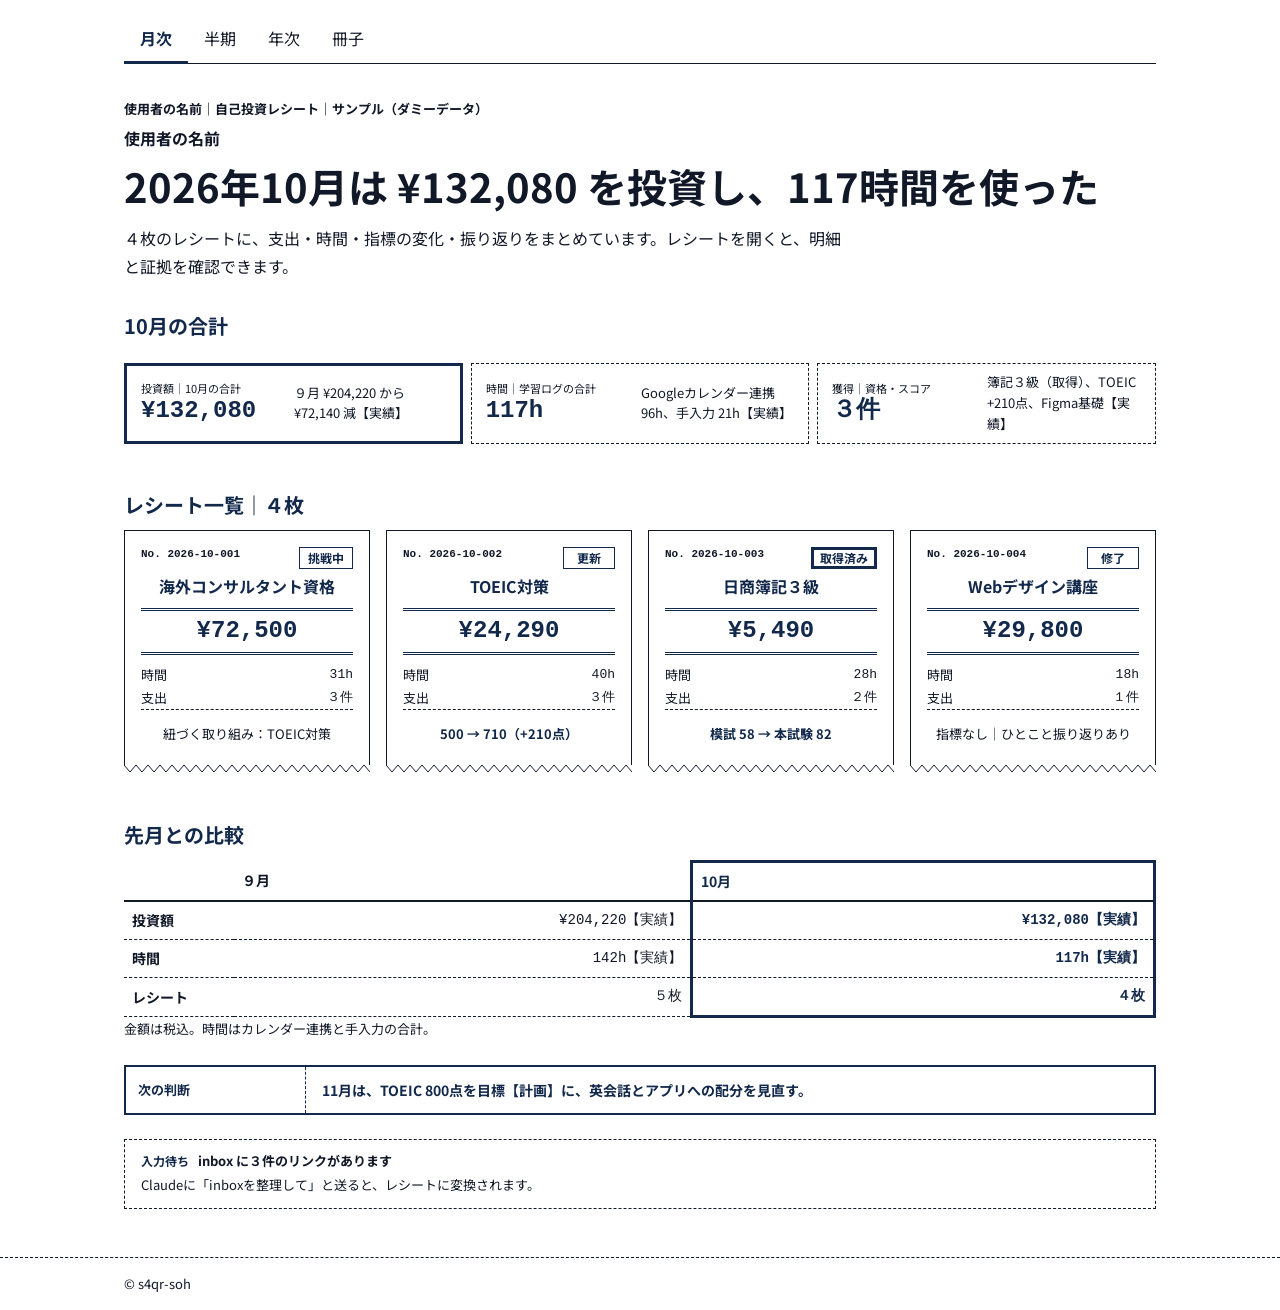
<file: site/index.html>
<!doctype html>
<html lang="ja">
<head>
<meta charset="utf-8">
<meta name="viewport" content="width=device-width, initial-scale=1">
<title>自己投資レシート｜2026年10月</title>
<link rel="preconnect" href="https://fonts.googleapis.com">
<link rel="preconnect" href="https://fonts.gstatic.com" crossorigin>
<link href="https://fonts.googleapis.com/css2?family=Noto+Sans+JP:wght@400;700&display=swap" rel="stylesheet">
<link rel="stylesheet" href="style.css">
</head>
<body data-user="使用者の名前">

<div class="container">
<nav class="period" aria-label="期間と画面の切り替え">
  <a href="index.html" aria-current="true">月次</a>
  <a href="book.html#summary">半期</a>
  <a href="book.html#summary">年次</a>
  <a href="book.html">冊子</a>
</nav>
</div>


<main class="container">

  <section class="hero">
    <p class="eyebrow"><span data-user-name>使用者の名前</span>｜自己投資レシート｜サンプル（ダミーデータ）</p>
    <p class="user-line" data-user-name>使用者の名前</p>
    <h1>2026年10月は ¥132,080 を投資し、117時間を使った</h1>
    <p>４枚のレシートに、支出・時間・指標の変化・振り返りをまとめています。レシートを開くと、明細と証拠を確認できます。</p>
  </section>

  <!-- B05 効果カード：主役は１枚だけ -->
  <section aria-labelledby="sum-h">
    <h2 id="sum-h" style="margin-top:0">10月の合計</h2>
    <div class="b05 b05--row">
      <div class="b05-card b05-card--lead">
        <div><small>投資額｜10月の合計</small><strong>¥132,080</strong></div>
        <p>９月 ¥204,220 から ¥72,140 減【実績】</p>
      </div>
      <div class="b05-card">
        <div><small>時間｜学習ログの合計</small><strong>117h</strong></div>
        <p>Googleカレンダー連携 96h、手入力 21h【実績】</p>
      </div>
      <div class="b05-card">
        <div><small>獲得｜資格・スコア</small><strong>３件</strong></div>
        <p>簿記３級（取得）、TOEIC +210点、Figma基礎【実績】</p>
      </div>
    </div>
  </section>

  <!-- レシート一覧 -->
  <section aria-labelledby="list-h">
    <h2 id="list-h">レシート一覧｜４枚</h2>
    <div class="receipt-grid">

      <a class="rcard" href="receipt.html">
        <div class="rcard-top"><span class="receipt-no">No. 2026-10-001</span><span class="stamp stamp--open">挑戦中</span></div>
        <h3>海外コンサルタント資格</h3>
        <p class="rcard-amount">¥72,500</p>
        <p class="rcard-row"><span>時間</span><span>31h</span></p>
        <p class="rcard-row"><span>支出</span><span>３件</span></p>
        <p class="rcard-foot">紐づく取り組み：TOEIC対策</p>
      </a>

      <a class="rcard" href="receipt.html">
        <div class="rcard-top"><span class="receipt-no">No. 2026-10-002</span><span class="stamp stamp--want">更新</span></div>
        <h3>TOEIC対策</h3>
        <p class="rcard-amount">¥24,290</p>
        <p class="rcard-row"><span>時間</span><span>40h</span></p>
        <p class="rcard-row"><span>支出</span><span>３件</span></p>
        <p class="rcard-foot"><span class="em">500 → 710（+210点）</span></p>
      </a>

      <a class="rcard" href="receipt.html">
        <div class="rcard-top"><span class="receipt-no">No. 2026-10-003</span><span class="stamp stamp--must">取得済み</span></div>
        <h3>日商簿記３級</h3>
        <p class="rcard-amount">¥5,490</p>
        <p class="rcard-row"><span>時間</span><span>28h</span></p>
        <p class="rcard-row"><span>支出</span><span>２件</span></p>
        <p class="rcard-foot"><span class="em">模試 58 → 本試験 82</span></p>
      </a>

      <a class="rcard" href="receipt.html">
        <div class="rcard-top"><span class="receipt-no">No. 2026-10-004</span><span class="stamp stamp--want">修了</span></div>
        <h3>Webデザイン講座</h3>
        <p class="rcard-amount">¥29,800</p>
        <p class="rcard-row"><span>時間</span><span>18h</span></p>
        <p class="rcard-row"><span>支出</span><span>１件</span></p>
        <p class="rcard-foot">指標なし｜ひとこと振り返りあり</p>
      </a>

    </div>
  </section>

  <!-- B06 比較表：強調列は１つ -->
  <section aria-labelledby="cmp-h">
    <h2 id="cmp-h">先月との比較</h2>
    <table class="b06">
      <thead>
        <tr><th></th><th>９月</th><th class="b06-em">10月</th></tr>
      </thead>
      <tbody>
        <tr><th scope="row">投資額</th><td class="num">¥204,220【実績】</td><td class="num b06-em">¥132,080【実績】</td></tr>
        <tr><th scope="row">時間</th><td class="num">142h【実績】</td><td class="num b06-em">117h【実績】</td></tr>
        <tr><th scope="row">レシート</th><td class="num">５枚</td><td class="num b06-em">４枚</td></tr>
      </tbody>
    </table>
    <p class="note">金額は税込。時間はカレンダー連携と手入力の合計。</p>
  </section>

  <!-- B04 主張帯：１ページに１つ -->
  <aside class="b04">
    <span class="b04-label">次の判断</span>
    <p class="b04-body">11月は、TOEIC 800点を目標【計画】に、英会話とアプリへの配分を見直す。</p>
  </aside>

  <aside class="b07 b07--light">
    <p class="b07-head"><small>入力待ち</small> inbox に３件のリンクがあります</p>
    <p>Claudeに「inboxを整理して」と送ると、レシートに変換されます。</p>
  </aside>

</main>

<footer class="site-footer">
  <div class="container">© s4qr-soh</div>
</footer>

<script>
/* 使用者の名前は <body data-user="…"> の１か所で変更する */
(function () {
  var n = document.body.getAttribute('data-user');
  if (!n) return;
  document.querySelectorAll('[data-user-name]').forEach(function (e) { e.textContent = n; });
})();
</script>

</body>
</html>
</file>
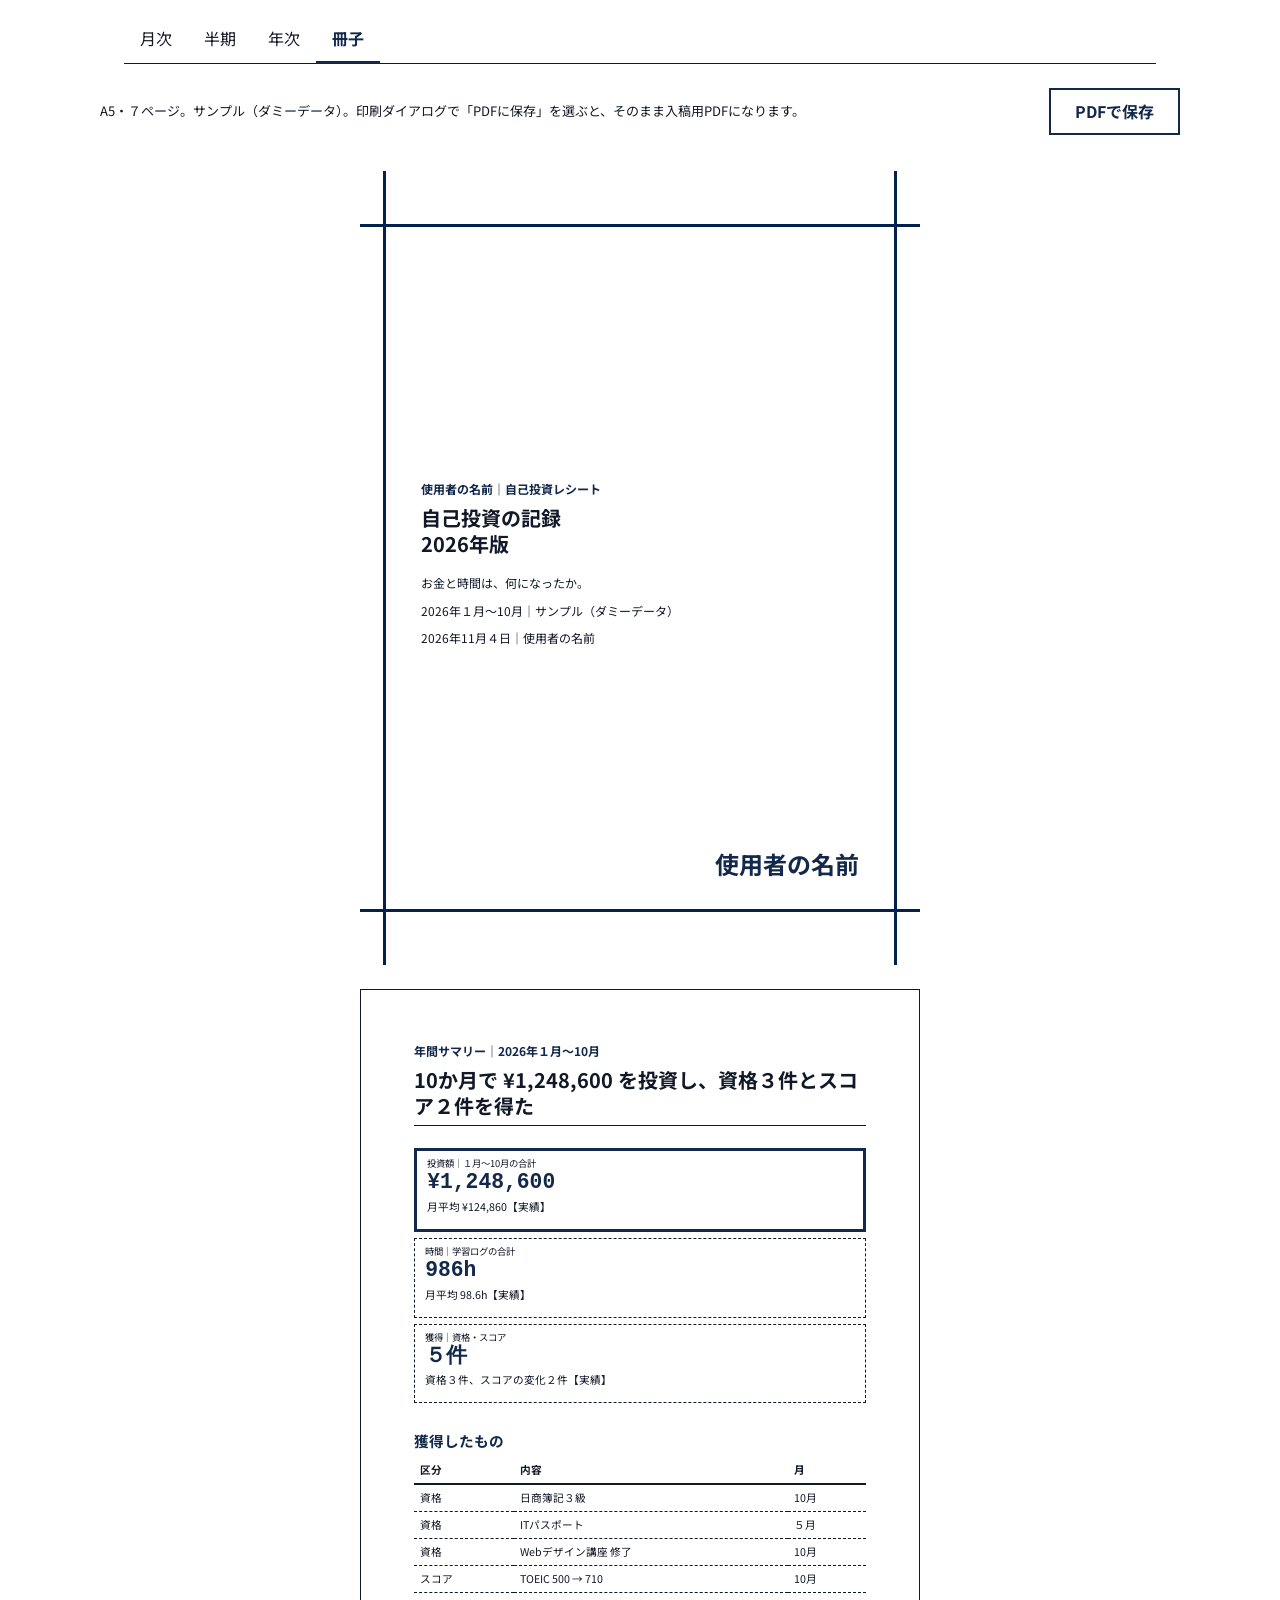
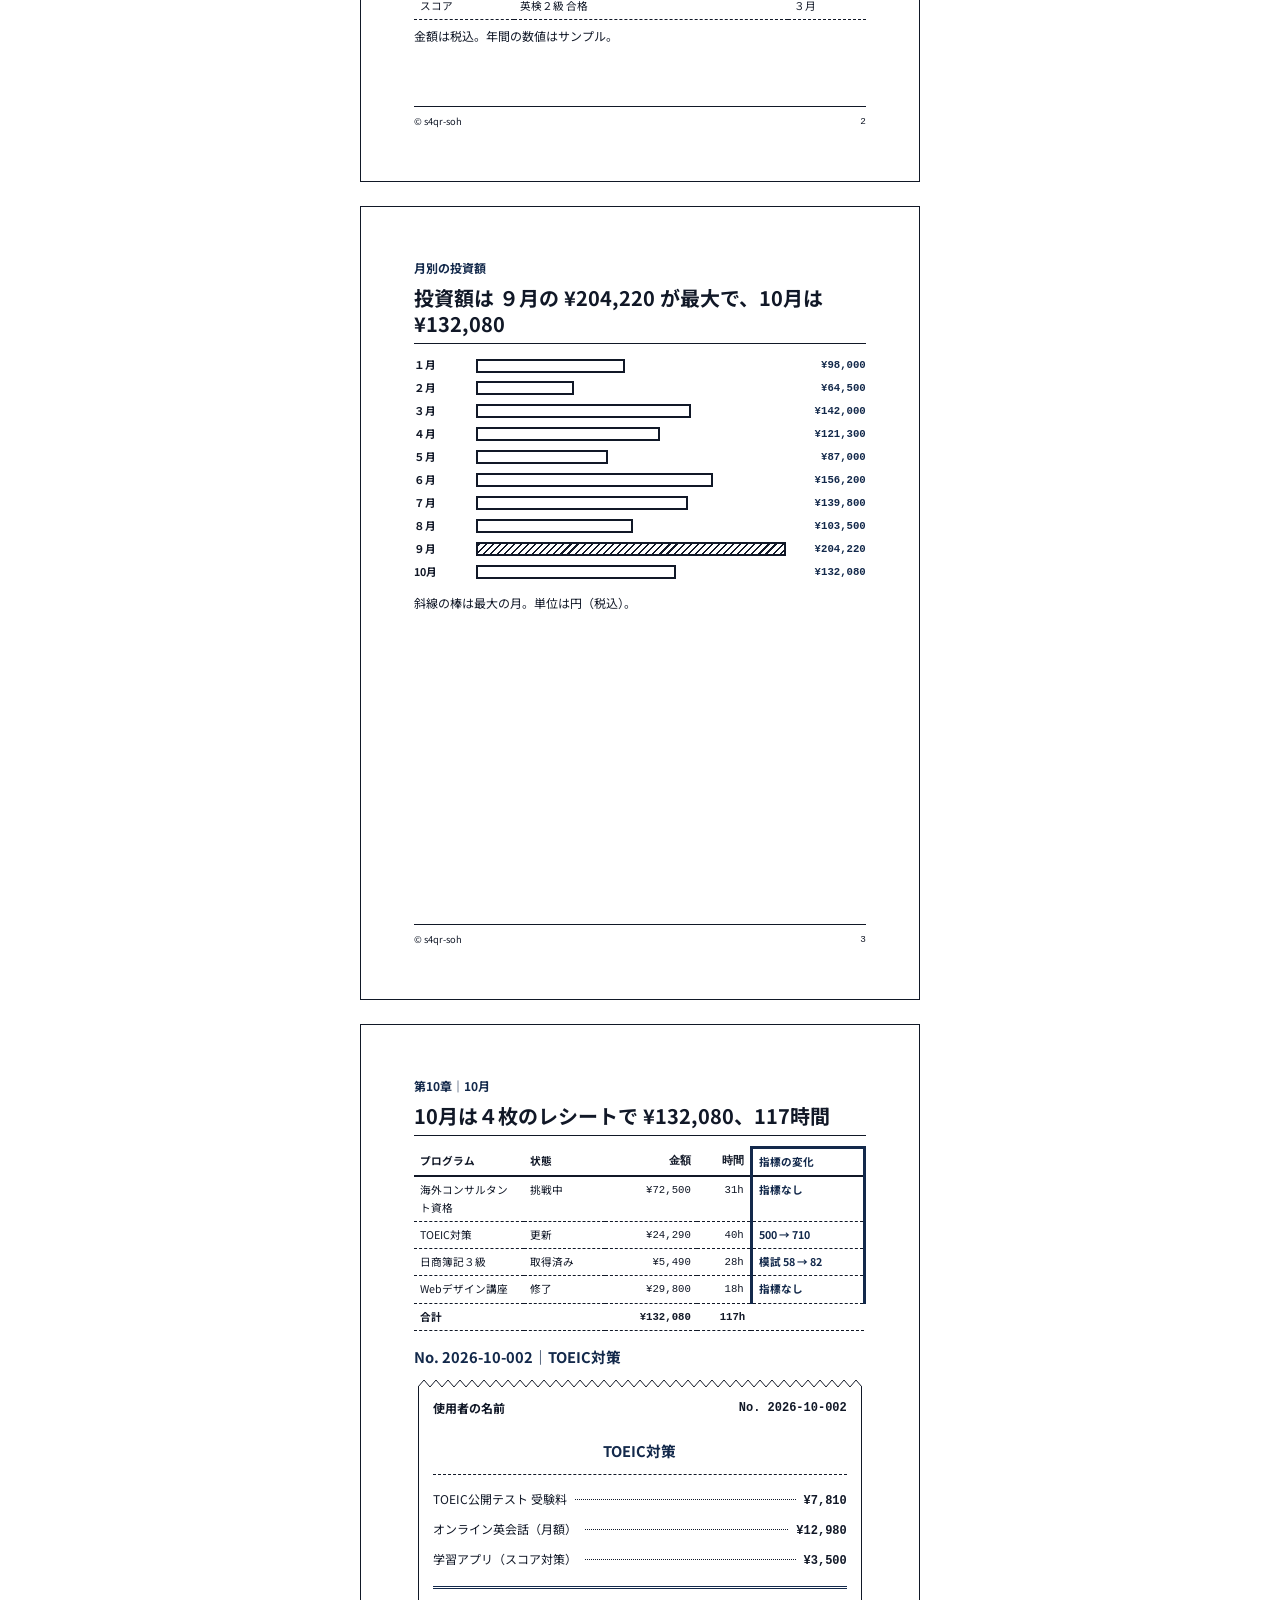
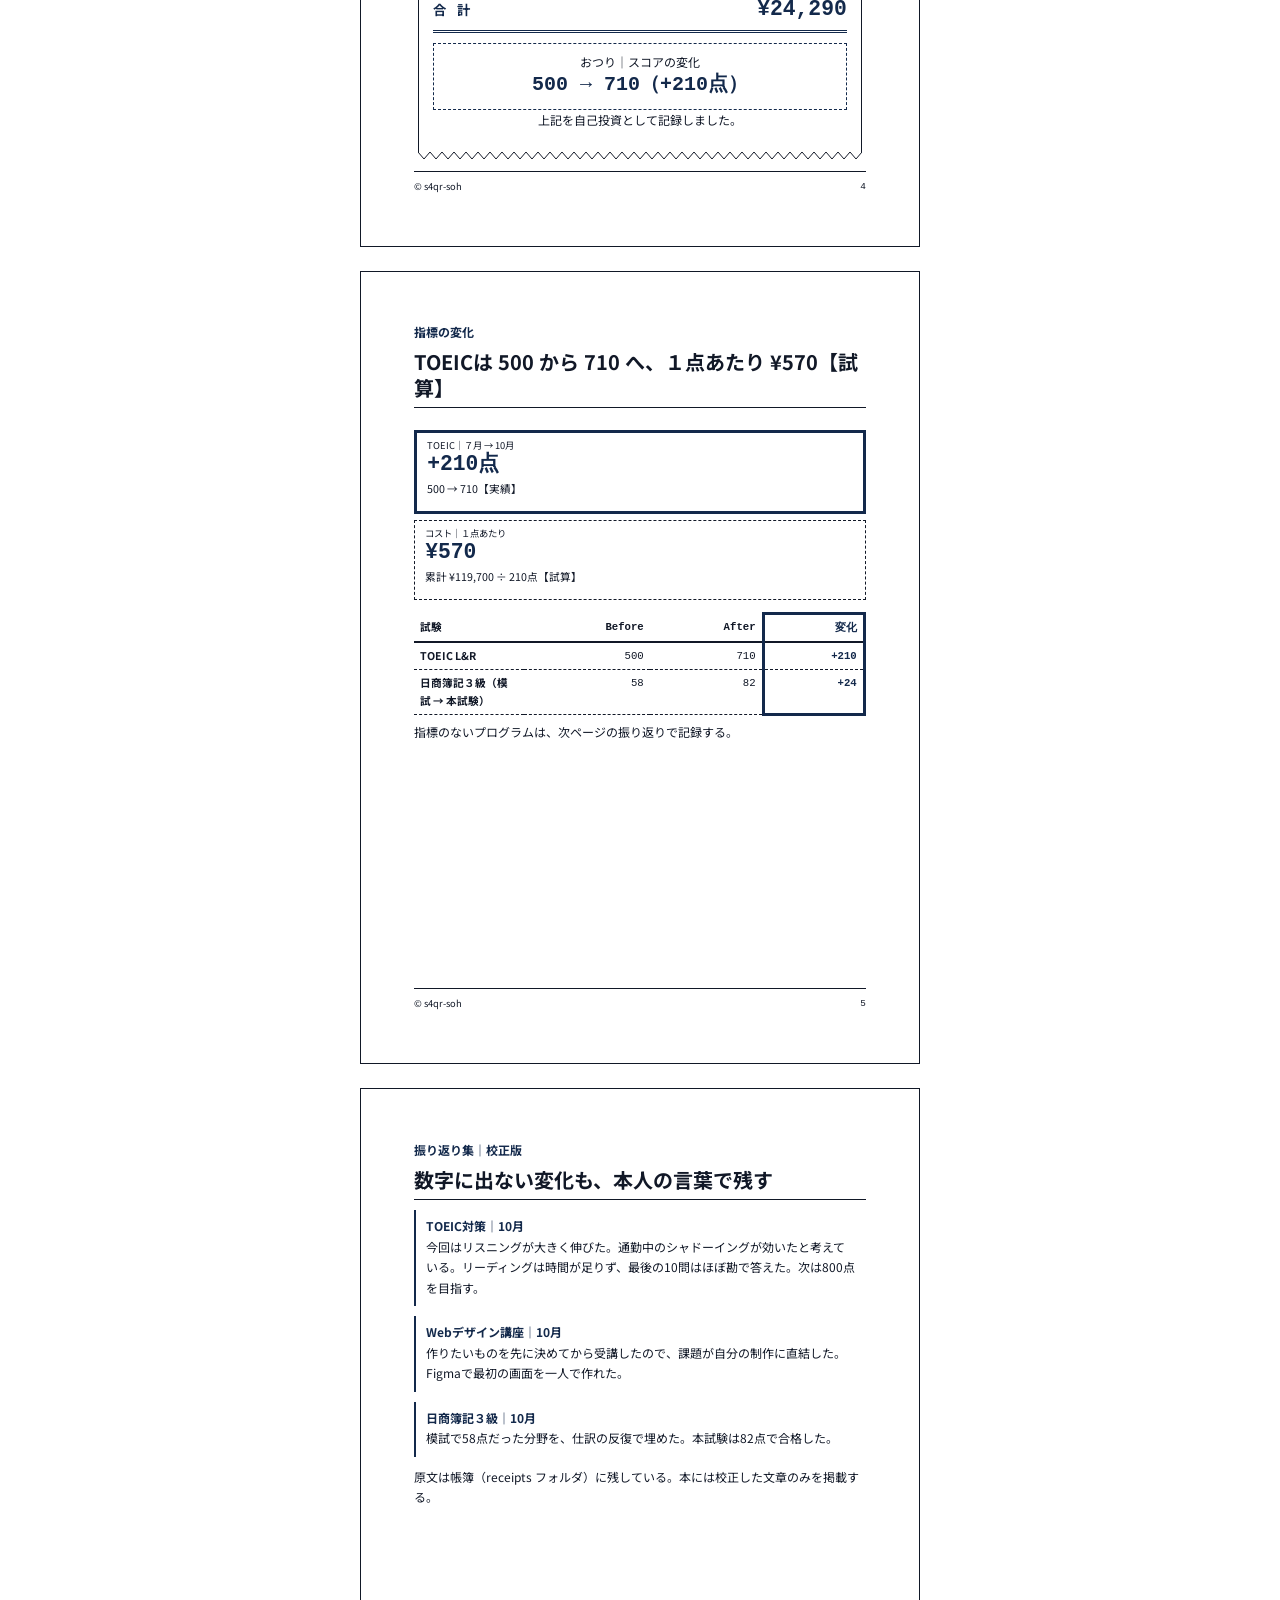
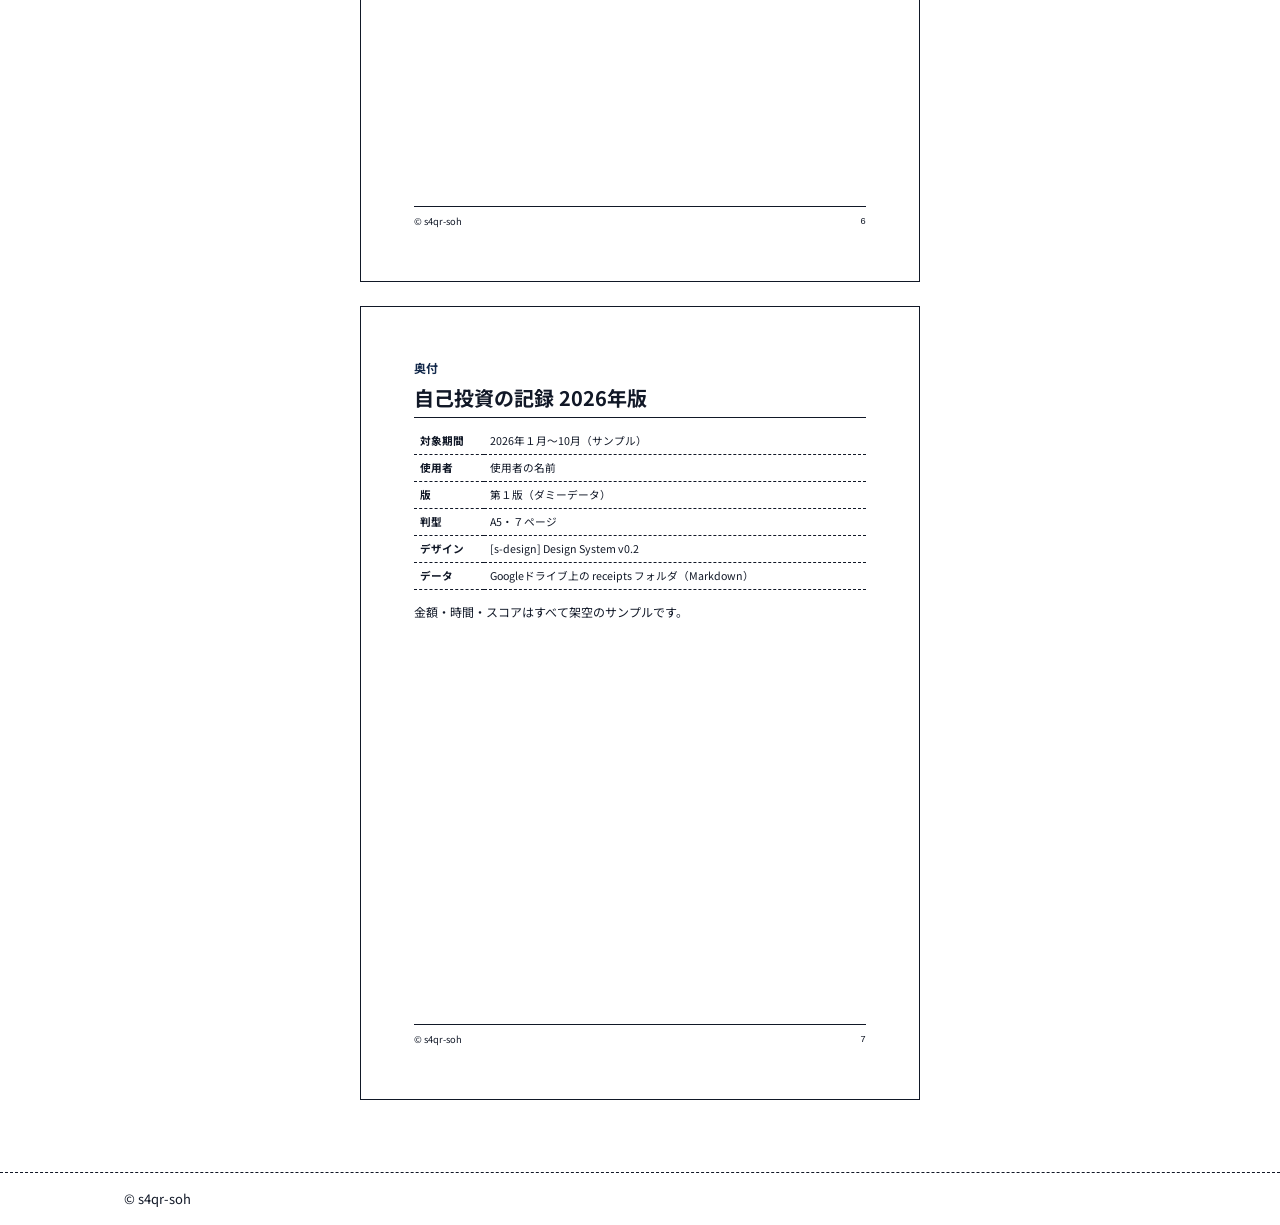
<file: site/book.html>
<!doctype html>
<html lang="ja">
<head>
<meta charset="utf-8">
<meta name="viewport" content="width=device-width, initial-scale=1">
<title>自己投資の記録 2026年版｜冊子ビュー</title>
<link rel="preconnect" href="https://fonts.googleapis.com">
<link rel="preconnect" href="https://fonts.gstatic.com" crossorigin>
<link href="https://fonts.googleapis.com/css2?family=Noto+Sans+JP:wght@400;700&display=swap" rel="stylesheet">
<link rel="stylesheet" href="style.css">
</head>
<body data-user="使用者の名前">

<div class="container">
<nav class="period" aria-label="期間と画面の切り替え">
  <a href="index.html">月次</a>
  <a href="book.html#summary">半期</a>
  <a href="book.html#summary">年次</a>
  <a href="book.html" aria-current="true">冊子</a>
</nav>
</div>


<div class="container print-bar">
  <p class="note">A5・７ページ。サンプル（ダミーデータ）。印刷ダイアログで「PDFに保存」を選ぶと、そのまま入稿用PDFになります。</p>
  <button class="btn" type="button" onclick="window.print()">PDFで保存</button>
</div>

<main class="book">

  <!-- 1 表紙 -->
  <section class="page page--cover" aria-label="表紙">
    <div class="cover-frame">
      <p class="eyebrow"><span data-user-name>使用者の名前</span>｜自己投資レシート</p>
      <h1 class="cover-title">自己投資の記録<br>2026年版</h1>
      <p class="cover-sub">お金と時間は、何になったか。</p>
      <p class="cover-meta">2026年１月〜10月｜サンプル（ダミーデータ）</p>
      <p class="cover-date">2026年11月４日｜<span data-user-name>使用者の名前</span></p>
      <span class="cover-name" data-user-name>使用者の名前</span>
    </div>
  </section>

  <!-- 2 年間サマリー -->
  <section class="page" id="summary" aria-label="年間サマリー">
    <p class="eyebrow">年間サマリー｜2026年１月〜10月</p>
    <h1>10か月で ¥1,248,600 を投資し、資格３件とスコア２件を得た</h1>

    <div class="b05">
      <div class="b05-card b05-card--lead">
        <div><small>投資額｜１月〜10月の合計</small><strong>¥1,248,600</strong></div>
        <p>月平均 ¥124,860【実績】</p>
      </div>
      <div class="b05-card">
        <div><small>時間｜学習ログの合計</small><strong>986h</strong></div>
        <p>月平均 98.6h【実績】</p>
      </div>
      <div class="b05-card">
        <div><small>獲得｜資格・スコア</small><strong>５件</strong></div>
        <p>資格３件、スコアの変化２件【実績】</p>
      </div>
    </div>

    <h2>獲得したもの</h2>
    <table>
      <thead><tr><th>区分</th><th>内容</th><th>月</th></tr></thead>
      <tbody>
        <tr><td>資格</td><td>日商簿記３級</td><td>10月</td></tr>
        <tr><td>資格</td><td>ITパスポート</td><td>５月</td></tr>
        <tr><td>資格</td><td>Webデザイン講座 修了</td><td>10月</td></tr>
        <tr><td>スコア</td><td>TOEIC 500 → 710</td><td>10月</td></tr>
        <tr><td>スコア</td><td>英検２級 合格</td><td>３月</td></tr>
      </tbody>
    </table>
    <p class="note" style="margin-top:6px">金額は税込。年間の数値はサンプル。</p>

    <div class="page-foot"><span>© s4qr-soh</span><span class="page-no">2</span></div>
  </section>

  <!-- 3 月別の投資額 -->
  <section class="page" aria-label="月別の投資額">
    <p class="eyebrow">月別の投資額</p>
    <h1>投資額は ９月の ¥204,220 が最大で、10月は ¥132,080</h1>

    <div class="b11-row" style="--v:98000;--max:204220"><div class="b11-label"><strong>１月</strong></div><div class="b11-track"><div class="b11-bar"></div></div><span class="b11-value">¥98,000</span></div>
    <div class="b11-row" style="--v:64500;--max:204220"><div class="b11-label"><strong>２月</strong></div><div class="b11-track"><div class="b11-bar"></div></div><span class="b11-value">¥64,500</span></div>
    <div class="b11-row" style="--v:142000;--max:204220"><div class="b11-label"><strong>３月</strong></div><div class="b11-track"><div class="b11-bar"></div></div><span class="b11-value">¥142,000</span></div>
    <div class="b11-row" style="--v:121300;--max:204220"><div class="b11-label"><strong>４月</strong></div><div class="b11-track"><div class="b11-bar"></div></div><span class="b11-value">¥121,300</span></div>
    <div class="b11-row" style="--v:87000;--max:204220"><div class="b11-label"><strong>５月</strong></div><div class="b11-track"><div class="b11-bar"></div></div><span class="b11-value">¥87,000</span></div>
    <div class="b11-row" style="--v:156200;--max:204220"><div class="b11-label"><strong>６月</strong></div><div class="b11-track"><div class="b11-bar"></div></div><span class="b11-value">¥156,200</span></div>
    <div class="b11-row" style="--v:139800;--max:204220"><div class="b11-label"><strong>７月</strong></div><div class="b11-track"><div class="b11-bar"></div></div><span class="b11-value">¥139,800</span></div>
    <div class="b11-row" style="--v:103500;--max:204220"><div class="b11-label"><strong>８月</strong></div><div class="b11-track"><div class="b11-bar"></div></div><span class="b11-value">¥103,500</span></div>
    <div class="b11-row" style="--v:204220;--max:204220"><div class="b11-label"><strong>９月</strong></div><div class="b11-track"><div class="b11-bar b11-bar--fill"></div></div><span class="b11-value">¥204,220</span></div>
    <div class="b11-row" style="--v:132080;--max:204220"><div class="b11-label"><strong>10月</strong></div><div class="b11-track"><div class="b11-bar"></div></div><span class="b11-value">¥132,080</span></div>

    <p class="note" style="margin-top:10px">斜線の棒は最大の月。単位は円（税込）。</p>

    <div class="page-foot"><span>© s4qr-soh</span><span class="page-no">3</span></div>
  </section>

  <!-- 4 月別の章：10月 -->
  <section class="page" aria-label="10月のレシート">
    <p class="chapter">第10章｜10月</p>
    <h1>10月は４枚のレシートで ¥132,080、117時間</h1>

    <table class="b06">
      <thead>
        <tr><th>プログラム</th><th>状態</th><th class="num">金額</th><th class="num">時間</th><th class="b06-em">指標の変化</th></tr>
      </thead>
      <tbody>
        <tr><td>海外コンサルタント資格</td><td>挑戦中</td><td class="num">¥72,500</td><td class="num">31h</td><td class="b06-em">指標なし</td></tr>
        <tr><td>TOEIC対策</td><td>更新</td><td class="num">¥24,290</td><td class="num">40h</td><td class="b06-em">500 → 710</td></tr>
        <tr><td>日商簿記３級</td><td>取得済み</td><td class="num">¥5,490</td><td class="num">28h</td><td class="b06-em">模試 58 → 82</td></tr>
        <tr><td>Webデザイン講座</td><td>修了</td><td class="num">¥29,800</td><td class="num">18h</td><td class="b06-em">指標なし</td></tr>
        <tr><th scope="row">合計</th><td></td><td class="num"><strong>¥132,080</strong></td><td class="num"><strong>117h</strong></td><td></td></tr>
      </tbody>
    </table>

    <h2>No. 2026-10-002｜TOEIC対策</h2>
    <div class="receipt">
      <div class="receipt-top"><p class="receipt-user" data-user-name>使用者の名前</p><p class="receipt-no">No. 2026-10-002</p></div>
      <div class="receipt-store"><h2>TOEIC対策</h2></div>
      <hr class="rsep">
      <p class="rline"><span>TOEIC公開テスト 受験料</span><span class="rdots"></span><span class="rprice">¥7,810</span></p>
      <p class="rline"><span>オンライン英会話（月額）</span><span class="rdots"></span><span class="rprice">¥12,980</span></p>
      <p class="rline"><span>学習アプリ（スコア対策）</span><span class="rdots"></span><span class="rprice">¥3,500</span></p>
      <div class="rtotal"><span>合 計</span><strong>¥24,290</strong></div>
      <div class="rchange"><small>おつり｜スコアの変化</small><strong>500 → 710（+210点）</strong></div>
      <p class="rthanks">上記を自己投資として記録しました。</p>
    </div>

    <div class="page-foot"><span>© s4qr-soh</span><span class="page-no">4</span></div>
  </section>

  <!-- 5 指標の変化 -->
  <section class="page" aria-label="指標の変化">
    <p class="eyebrow">指標の変化</p>
    <h1>TOEICは 500 から 710 へ、１点あたり ¥570【試算】</h1>

    <div class="b05">
      <div class="b05-card b05-card--lead">
        <div><small>TOEIC｜７月 → 10月</small><strong>+210点</strong></div>
        <p>500 → 710【実績】</p>
      </div>
      <div class="b05-card">
        <div><small>コスト｜１点あたり</small><strong>¥570</strong></div>
        <p>累計 ¥119,700 ÷ 210点【試算】</p>
      </div>
    </div>

    <table class="b06">
      <thead><tr><th>試験</th><th class="num">Before</th><th class="num">After</th><th class="num b06-em">変化</th></tr></thead>
      <tbody>
        <tr><th scope="row">TOEIC L&amp;R</th><td class="num">500</td><td class="num">710</td><td class="num b06-em">+210</td></tr>
        <tr><th scope="row">日商簿記３級（模試 → 本試験）</th><td class="num">58</td><td class="num">82</td><td class="num b06-em">+24</td></tr>
      </tbody>
    </table>
    <p class="note" style="margin-top:6px">指標のないプログラムは、次ページの振り返りで記録する。</p>

    <div class="page-foot"><span>© s4qr-soh</span><span class="page-no">5</span></div>
  </section>

  <!-- 6 振り返り集（校正版） -->
  <section class="page" aria-label="振り返り集">
    <p class="eyebrow">振り返り集｜校正版</p>
    <h1>数字に出ない変化も、本人の言葉で残す</h1>

    <div class="quote">
      <p class="rlabel">TOEIC対策｜10月</p>
      <p>今回はリスニングが大きく伸びた。通勤中のシャドーイングが効いたと考えている。リーディングは時間が足りず、最後の10問はほぼ勘で答えた。次は800点を目指す。</p>
    </div>
    <div class="quote">
      <p class="rlabel">Webデザイン講座｜10月</p>
      <p>作りたいものを先に決めてから受講したので、課題が自分の制作に直結した。Figmaで最初の画面を一人で作れた。</p>
    </div>
    <div class="quote">
      <p class="rlabel">日商簿記３級｜10月</p>
      <p>模試で58点だった分野を、仕訳の反復で埋めた。本試験は82点で合格した。</p>
    </div>

    <p class="note">原文は帳簿（receipts フォルダ）に残している。本には校正した文章のみを掲載する。</p>

    <div class="page-foot"><span>© s4qr-soh</span><span class="page-no">6</span></div>
  </section>

  <!-- 7 奥付 -->
  <section class="page" aria-label="奥付">
    <p class="eyebrow">奥付</p>
    <h1>自己投資の記録 2026年版</h1>
    <table>
      <tbody>
        <tr><th scope="row" style="width:70px">対象期間</th><td>2026年１月〜10月（サンプル）</td></tr>
        <tr><th scope="row">使用者</th><td data-user-name>使用者の名前</td></tr>
        <tr><th scope="row">版</th><td>第１版（ダミーデータ）</td></tr>
        <tr><th scope="row">判型</th><td>A5・７ページ</td></tr>
        <tr><th scope="row">デザイン</th><td>[s-design] Design System v0.2</td></tr>
        <tr><th scope="row">データ</th><td>Googleドライブ上の receipts フォルダ（Markdown）</td></tr>
      </tbody>
    </table>
    <p class="note" style="margin-top:12px">金額・時間・スコアはすべて架空のサンプルです。</p>

    <div class="page-foot"><span>© s4qr-soh</span><span class="page-no">7</span></div>
  </section>

</main>

<footer class="site-footer">
  <div class="container">© s4qr-soh</div>
</footer>

<script>
/* 使用者の名前は <body data-user="…"> の１か所で変更する */
(function () {
  var n = document.body.getAttribute('data-user');
  if (!n) return;
  document.querySelectorAll('[data-user-name]').forEach(function (e) { e.textContent = n; });
})();
</script>

</body>
</html>
</file>
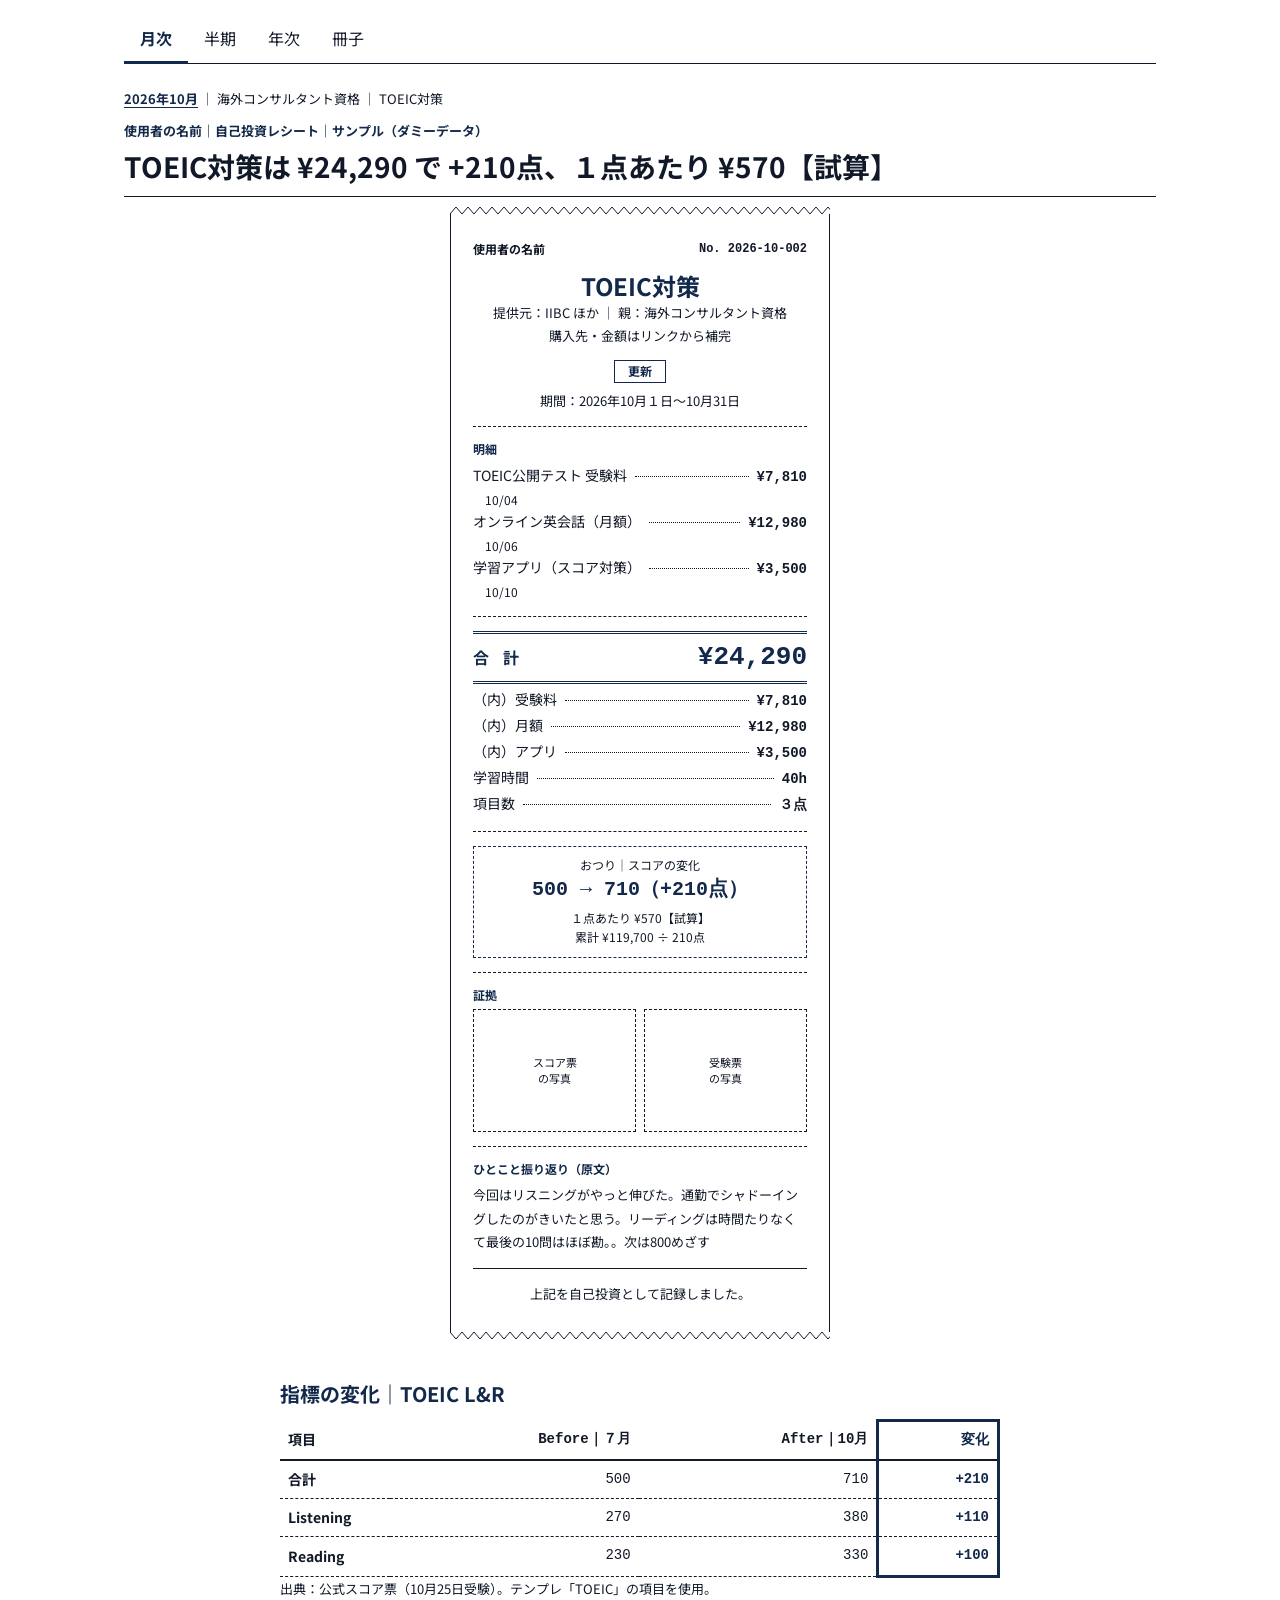
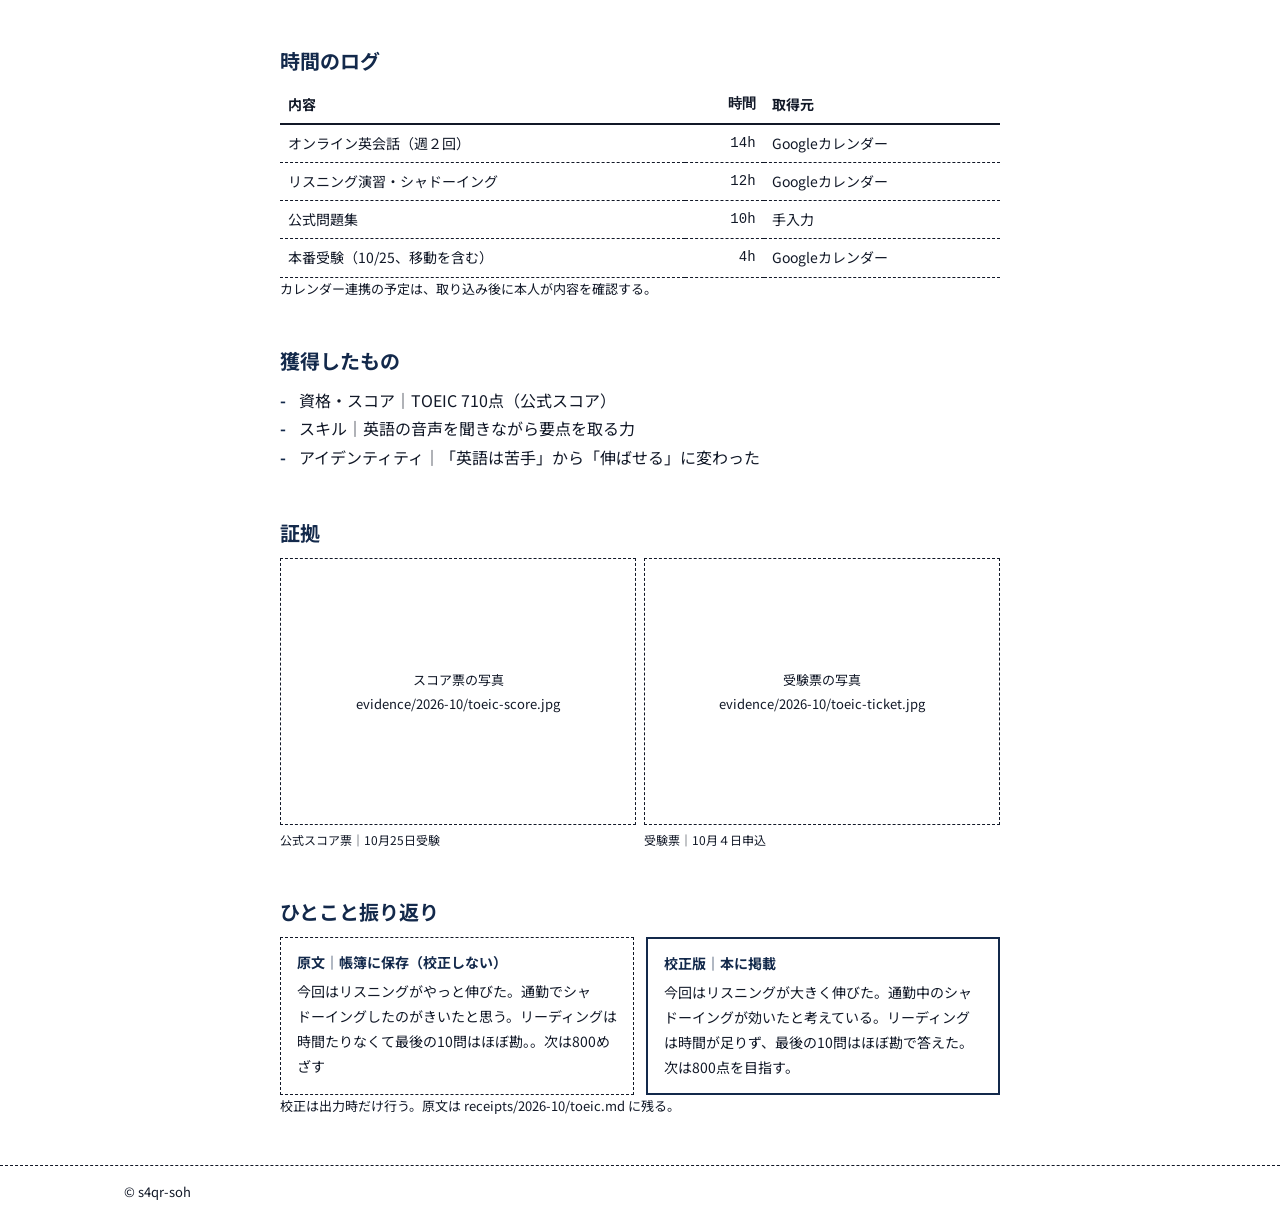
<file: site/receipt.html>
<!doctype html>
<html lang="ja">
<head>
<meta charset="utf-8">
<meta name="viewport" content="width=device-width, initial-scale=1">
<title>TOEIC対策｜自己投資レシート</title>
<link rel="preconnect" href="https://fonts.googleapis.com">
<link rel="preconnect" href="https://fonts.gstatic.com" crossorigin>
<link href="https://fonts.googleapis.com/css2?family=Noto+Sans+JP:wght@400;700&display=swap" rel="stylesheet">
<link rel="stylesheet" href="style.css">
</head>
<body data-user="使用者の名前">

<div class="container">
<nav class="period" aria-label="期間と画面の切り替え">
  <a href="index.html" aria-current="true">月次</a>
  <a href="book.html#summary">半期</a>
  <a href="book.html#summary">年次</a>
  <a href="book.html">冊子</a>
</nav>
</div>


<main class="container">

  <p class="note" style="margin:24px 0 12px"><a href="index.html">2026年10月</a> ｜ 海外コンサルタント資格 ｜ TOEIC対策</p>
  <p class="eyebrow"><span data-user-name>使用者の名前</span>｜自己投資レシート｜サンプル（ダミーデータ）</p>
  <h1>TOEIC対策は ¥24,290 で +210点、１点あたり ¥570【試算】</h1>

  <div class="receipt-layout">

    <!-- ===== レシート本体（細い１列・中央） ===== -->
    <article class="receipt" aria-label="レシート No. 2026-10-002">
      <div class="receipt-top">
        <p class="receipt-user" data-user-name>使用者の名前</p>
        <p class="receipt-no">No. 2026-10-002</p>
      </div>

      <div class="receipt-store">
        <h2>TOEIC対策</h2>
        <p>提供元：IIBC ほか ｜ 親：海外コンサルタント資格</p>
        <p>購入先・金額はリンクから補完</p>
      </div>
      <p class="receipt-center" style="margin:8px 0 0"><span class="stamp stamp--want">更新</span></p>
      <p class="receipt-center note" style="margin:6px 0 0">期間：2026年10月１日〜10月31日</p>

      <hr class="rsep">
      <p class="rlabel">明細</p>
      <p class="rline"><span>TOEIC公開テスト 受験料</span><span class="rdots"></span><span class="rprice">¥7,810</span></p>
      <p class="rline rline--sub"><span class="rsub">10/04</span></p>
      <p class="rline"><span>オンライン英会話（月額）</span><span class="rdots"></span><span class="rprice">¥12,980</span></p>
      <p class="rline rline--sub"><span class="rsub">10/06</span></p>
      <p class="rline"><span>学習アプリ（スコア対策）</span><span class="rdots"></span><span class="rprice">¥3,500</span></p>
      <p class="rline rline--sub"><span class="rsub">10/10</span></p>

      <hr class="rsep">
      <div class="rtotal"><span>合 計</span><strong>¥24,290</strong></div>
      <p class="rline"><span>（内）受験料</span><span class="rdots"></span><span class="rprice">¥7,810</span></p>
      <p class="rline"><span>（内）月額</span><span class="rdots"></span><span class="rprice">¥12,980</span></p>
      <p class="rline"><span>（内）アプリ</span><span class="rdots"></span><span class="rprice">¥3,500</span></p>
      <p class="rline"><span>学習時間</span><span class="rdots"></span><span class="rprice">40h</span></p>
      <p class="rline"><span>項目数</span><span class="rdots"></span><span class="rprice">３点</span></p>

      <hr class="rsep">
      <div class="rchange" role="group" aria-label="指標の変化">
        <small>おつり｜スコアの変化</small>
        <strong>500 → 710（+210点）</strong>
        <p>１点あたり ¥570【試算】<br>累計 ¥119,700 ÷ 210点</p>
      </div>

      <hr class="rsep">
      <p class="rlabel">証拠</p>
      <div class="revidence"><div>スコア票<br>の写真</div><div>受験票<br>の写真</div></div>

      <hr class="rsep">
      <p class="rlabel">ひとこと振り返り（原文）</p>
      <p class="rmemo">今回はリスニングがやっと伸びた。通勤でシャドーイングしたのがきいたと思う。リーディングは時間たりなくて最後の10問はほぼ勘。。次は800めざす</p>

      <hr class="rsep rsep--solid">
      <p class="rthanks">上記を自己投資として記録しました。</p>
    </article>

    <!-- ===== 詳細 ===== -->
    <div class="receipt-detail">

      <h2>指標の変化｜TOEIC L&amp;R</h2>
      <table class="b06">
        <thead>
          <tr><th>項目</th><th class="num">Before｜７月</th><th class="num">After｜10月</th><th class="num b06-em">変化</th></tr>
        </thead>
        <tbody>
          <tr><th scope="row">合計</th><td class="num">500</td><td class="num">710</td><td class="num b06-em">+210</td></tr>
          <tr><th scope="row">Listening</th><td class="num">270</td><td class="num">380</td><td class="num b06-em">+110</td></tr>
          <tr><th scope="row">Reading</th><td class="num">230</td><td class="num">330</td><td class="num b06-em">+100</td></tr>
        </tbody>
      </table>
      <p class="note">出典：公式スコア票（10月25日受験）。テンプレ「TOEIC」の項目を使用。</p>

      <h2>時間のログ</h2>
      <table>
        <thead>
          <tr><th>内容</th><th class="num">時間</th><th>取得元</th></tr>
        </thead>
        <tbody>
          <tr><td>オンライン英会話（週２回）</td><td class="num">14h</td><td>Googleカレンダー</td></tr>
          <tr><td>リスニング演習・シャドーイング</td><td class="num">12h</td><td>Googleカレンダー</td></tr>
          <tr><td>公式問題集</td><td class="num">10h</td><td>手入力</td></tr>
          <tr><td>本番受験（10/25、移動を含む）</td><td class="num">4h</td><td>Googleカレンダー</td></tr>
        </tbody>
      </table>
      <p class="note">カレンダー連携の予定は、取り込み後に本人が内容を確認する。</p>

      <h2>獲得したもの</h2>
      <ul class="dash">
        <li>資格・スコア｜TOEIC 710点（公式スコア）</li>
        <li>スキル｜英語の音声を聞きながら要点を取る力</li>
        <li>アイデンティティ｜「英語は苦手」から「伸ばせる」に変わった</li>
      </ul>

      <h2>証拠</h2>
      <div class="evidence">
        <figure><div class="ph">スコア票の写真<br>evidence/2026-10/toeic-score.jpg</div><figcaption>公式スコア票｜10月25日受験</figcaption></figure>
        <figure><div class="ph">受験票の写真<br>evidence/2026-10/toeic-ticket.jpg</div><figcaption>受験票｜10月４日申込</figcaption></figure>
      </div>

      <h2>ひとこと振り返り</h2>
      <div class="reflect">
        <div class="reflect-box reflect-raw">
          <p class="rlabel">原文｜帳簿に保存（校正しない）</p>
          <p>今回はリスニングがやっと伸びた。通勤でシャドーイングしたのがきいたと思う。リーディングは時間たりなくて最後の10問はほぼ勘。。次は800めざす</p>
        </div>
        <div class="reflect-box reflect-fix">
          <p class="rlabel">校正版｜本に掲載</p>
          <p>今回はリスニングが大きく伸びた。通勤中のシャドーイングが効いたと考えている。リーディングは時間が足りず、最後の10問はほぼ勘で答えた。次は800点を目指す。</p>
        </div>
      </div>
      <p class="note">校正は出力時だけ行う。原文は receipts/2026-10/toeic.md に残る。</p>

    </div>
  </div>

</main>

<footer class="site-footer">
  <div class="container">© s4qr-soh</div>
</footer>

<script>
/* 使用者の名前は <body data-user="…"> の１か所で変更する */
(function () {
  var n = document.body.getAttribute('data-user');
  if (!n) return;
  document.querySelectorAll('[data-user-name]').forEach(function (e) { e.textContent = n; });
})();
</script>

</body>
</html>
</file>
<file: site/style.css>
/* ==========================================================
   自己投資レシート ― 共通CSS（v0.6 レシート印字風）
   準拠：[s-design] Design System v0.2（匿名版）。Web 向けの寸法は v2.0 の Web 設計を引き継ぐ【派生】
   例外（指示による）：面の塗りは使わない。文字は ink または navy-800 のみ。罫線は ink または navy
   ルール：色・余白・書体は :root の変数だけで変更する。直接の値を書かない。
   ========================================================== */

:root {
  /* color：白地に、黒と紺の印字だけ */
  --navy-900: #03214E;
  --navy-800: #13294B;
  --ink:      #111827;
  --white:    #FFFFFF;

  /* font */
  --font-sans:  "游ゴシック体", "Yu Gothic", "ヒラギノ角ゴシック", "Hiragino Sans", "Noto Sans JP", sans-serif;
  --font-cover: "ヒラギノ角ゴシック", "Hiragino Sans", "游ゴシック体", "Yu Gothic", "Noto Sans JP", sans-serif;
  --font-mono:  "SFMono-Regular", "Menlo", "Consolas", "Noto Sans Mono", "Courier New", monospace; /* 金額・数字のみ */

  /* space (px) */
  --space-1: 4px;  --space-2: 8px;  --space-3: 12px; --space-4: 16px;
  --space-5: 24px; --space-6: 32px; --space-7: 48px;

  /* layout */
  --container: 1080px;
  --measure: 720px;
  --paper: 380px;   /* レシート紙の幅 */
}

/* ---------- base ---------- */
* { box-sizing: border-box; }
html { -webkit-text-size-adjust: 100%; }
body {
  margin: 0; background: var(--white); color: var(--ink);
  font: 400 16px/1.8 var(--font-sans);
  line-break: strict; word-break: normal; text-align: left;
}
.container { max-width: var(--container); margin: 0 auto; padding: 0 16px; }
@media (min-width: 1024px) { .container { padding: 0 24px; } }
.prose { max-width: var(--measure); }

.mono, .num { font-family: var(--font-mono); font-variant-numeric: tabular-nums; }
td.num, th.num { text-align: right; }

.eyebrow { font: 700 13px/1.4 var(--font-sans); color: var(--navy-800); margin: 0 0 var(--space-2); }
h1 { font: 700 28px/1.3 var(--font-sans); color: var(--ink); margin: 0 0 var(--space-3);
     padding-bottom: var(--space-3); border-bottom: 1px solid var(--ink); }
h2 { font: 700 20px/1.3 var(--font-sans); color: var(--navy-800); margin: var(--space-7) 0 var(--space-3); }
h3 { font: 700 17px/1.3 var(--font-sans); color: var(--navy-800); margin: var(--space-5) 0 var(--space-2); }
p, ul, ol { margin: 0 0 var(--space-4); }
.note { font: 400 13px/1.7 var(--font-sans); color: var(--ink); }

/* 強調：紺の太字のみ */
.em { font-weight: 700; color: var(--navy-800); }

ul.dash { list-style: none; padding-left: 19px; }
ul.dash > li { position: relative; }
ul.dash > li::before { content: "-"; position: absolute; left: -19px; font-weight: 700; color: var(--navy-800); }

a { color: var(--navy-800); font-weight: 700; text-decoration: underline; text-underline-offset: 3px; }
a:focus-visible, button:focus-visible { outline: 3px solid var(--navy-800); outline-offset: 2px; }

.btn { display: inline-block; padding: 12px 24px; border: 2px solid var(--navy-800); background: var(--white);
       color: var(--navy-800); font: 700 16px/1.2 var(--font-sans); text-decoration: none; cursor: pointer; }
.btn:hover { border-style: dashed; }

/* 表：塗りなし。ヘッダーは太字＋下に実線 */
table { width: 100%; border-collapse: collapse; font-size: 14px; background: var(--white); }
th { color: var(--ink); font-weight: 700; text-align: left; padding: 6px 8px; border-bottom: 2px solid var(--ink); }
td { padding: 6px 8px; border-bottom: 1px dashed var(--ink); vertical-align: top; }
th[scope="row"] { border-bottom: 1px dashed var(--ink); }

@media (prefers-reduced-motion: reduce) { * { animation: none !important; transition: none !important; } }

/* ---------- site shell ---------- */
/* ヘッダーは置かない。ロゴ・マーク類も置かない */
.site-footer { font: 400 13px/1.6 var(--font-sans); color: var(--ink); border-top: 1px dashed var(--ink); padding: var(--space-4) 0; margin-top: var(--space-7); }

.hero { padding: var(--space-5) 0 var(--space-4); }
.user-line { font: 700 16px/1.6 var(--font-sans); color: var(--ink); margin: 0 0 var(--space-2); }
.hero h1 { font-family: var(--font-cover); font-size: 28px; border-bottom: 0; padding-bottom: 0; }
@media (min-width: 1024px) { .hero h1 { font-size: 40px; } }
.hero p { max-width: var(--measure); color: var(--ink); }

/* 期間・画面タブ：下線だけ */
.period { display: flex; flex-wrap: wrap; gap: 0; border-bottom: 1px solid var(--ink); margin: var(--space-4) 0 var(--space-3); }
.period a { text-decoration: none; font-weight: 400; color: var(--ink); padding: 8px 16px; border-bottom: 3px solid transparent; margin-bottom: -1px; }
.period a[aria-current="true"] { color: var(--navy-800); font-weight: 700; border-bottom-color: var(--navy-800); }

/* ---------- 状態スタンプ：枠線だけ（取得済み＝太枠、ほかは細枠） ---------- */
.stamp { display: inline-block; min-width: 52px; padding: 2px 8px; text-align: center; font: 700 12px/1.4 var(--font-sans);
         background: var(--white); color: var(--navy-800); border: 1px solid var(--navy-800); }
.stamp--must { border-width: 3px; padding: 0 6px; }
.stamp--want, .stamp--open { border-width: 1px; }

/* ---------- B04 主張帯：枠線と太字だけ ---------- */
.b04 { display: grid; grid-template-columns: minmax(96px, 17.5%) 1fr; margin: 24px 0; border: 2px solid var(--navy-800); }
.b04-label { font: 700 13px/1.4 var(--font-sans); color: var(--navy-800); padding: 12px; display: flex; align-items: center; border-right: 1px dashed var(--navy-800); }
.b04-body { margin: 0; font: 700 14px/1.6 var(--font-sans); color: var(--navy-800); padding: 12px 16px; display: flex; align-items: center; }
@media (max-width: 640px) { .b04 { grid-template-columns: 1fr; } .b04-label { border-right: 0; border-bottom: 1px dashed var(--navy-800); } }

/* ---------- B05 効果カード：枠線だけ。主役は太枠 ---------- */
.b05 { display: grid; gap: 8px; margin: 24px 0; }
@media (min-width: 1024px) { .b05--row { grid-template-columns: repeat(3, 1fr); } }
.b05-card { display: grid; grid-template-columns: minmax(130px, 45%) 1fr; align-items: center; gap: 16px;
            border: 1px dashed var(--ink); padding: 8px 14px; min-height: 61px; }
.b05-card small { display: block; font: 400 11px/1.4 var(--font-sans); color: var(--ink); }
.b05-card strong { display: block; font: 700 24px/1.2 var(--font-mono); color: var(--navy-800); }
.b05-card p { margin: 0; font: 400 13px/1.6 var(--font-sans); }
.b05-card--lead { border: 3px solid var(--navy-800); }
@media (max-width: 640px) { .b05-card { grid-template-columns: 1fr; gap: 4px; } }

/* ---------- B06 比較表：強調列は左右の太線 ---------- */
.b06 th:first-child, .b06 th[scope="row"] { width: 110px; }
.b06 th.b06-em { color: var(--navy-800); border-left: 3px solid var(--navy-800); border-right: 3px solid var(--navy-800); border-top: 3px solid var(--navy-800); }
.b06 td.b06-em { color: var(--navy-800); font-weight: 700; border-left: 3px solid var(--navy-800); border-right: 3px solid var(--navy-800); }
.b06 tr:last-child td.b06-em { border-bottom: 3px solid var(--navy-800); }

/* ---------- B07 コールアウト：破線の枠 ---------- */
.b07 { margin: 24px 0; padding: 11px 16px; border: 1px dashed var(--ink); }
.b07 p { margin: 0; font: 400 13px/1.7 var(--font-sans); }
.b07 .b07-head { font: 700 13px/1.5 var(--font-sans); margin-bottom: 4px; }
.b07 small { font: 700 12px/1 var(--font-sans); margin-right: 6px; color: var(--navy-800); }

/* ---------- B11 横棒グラフ：白抜き棒、最大は斜線 ---------- */
.b11-row { display: grid; grid-template-columns: minmax(120px, 4fr) 5.5fr auto; align-items: center; gap: 16px; margin: 10px 0; }
.b11-label strong { display: block; font: 700 14px/1.4 var(--font-sans); }
.b11-label small { font: 400 11px/1.5 var(--font-sans); color: var(--ink); }
.b11-track { height: 24px; }
.b11-bar { height: 100%; width: calc(var(--v) / var(--max) * 100%); background: var(--white); border: 2px solid var(--ink); }
.b11-bar--fill { background: repeating-linear-gradient(135deg, var(--ink) 0 1.5px, var(--white) 1.5px 5px); }
.b11-value { font: 700 14px/1 var(--font-mono); color: var(--navy-800); min-width: 72px; text-align: right; }
@media (max-width: 640px) { .b11-row { grid-template-columns: 1fr auto; } .b11-track { grid-column: 1 / -1; grid-row: 2; } }

/* ==========================================================
   レシート紙（サーマル印字風）
   紙：白地、左右は実線、上下は細かいギザギザの切り口（SVGの形のみ）
   ========================================================== */
.receipt { position: relative; background: var(--white); border-left: 1px solid var(--ink); border-right: 1px solid var(--ink);
           padding: 28px 22px; margin: 16px auto; max-width: var(--paper); }
.receipt::before, .receipt::after { content: ""; position: absolute; left: -1px; right: -1px; height: 8px; background-repeat: repeat-x; background-size: 12px 8px; }
.receipt::before { top: -7px; background-image: url("data:image/svg+xml,%3Csvg xmlns='http://www.w3.org/2000/svg' width='12' height='8' viewBox='0 0 12 8'%3E%3Cpolygon points='0,8 6,1 12,8' fill='white'/%3E%3Cpolyline points='0,8 6,1 12,8' fill='none' stroke='%23111827' stroke-width='1'/%3E%3C/svg%3E"); }
.receipt::after  { bottom: -7px; background-image: url("data:image/svg+xml,%3Csvg xmlns='http://www.w3.org/2000/svg' width='12' height='8' viewBox='0 0 12 8'%3E%3Cpolygon points='0,0 6,7 12,0' fill='white'/%3E%3Cpolyline points='0,0 6,7 12,0' fill='none' stroke='%23111827' stroke-width='1'/%3E%3C/svg%3E"); }
.receipt-user { font: 700 12px/1.4 var(--font-sans); color: var(--ink); margin: 0 0 4px; }
.receipt-top { display: flex; justify-content: space-between; align-items: flex-start; gap: 12px; margin-bottom: 8px; }
.receipt-no { font: 700 12px/1.4 var(--font-mono); color: var(--ink); margin: 0; }
.receipt-store { text-align: center; margin: 8px 0 4px; }
.receipt-store h2, .receipt h2 { font: 700 24px/1.3 var(--font-sans); color: var(--navy-800); margin: 0; }
.receipt-store p { margin: 2px 0 0; font: 400 13px/1.6 var(--font-sans); }
.receipt-center { text-align: center; }
.rsep { border: 0; border-top: 1px dashed var(--ink); margin: 14px 0; }
.rsep--solid { border-top-style: solid; }
.rlabel { font: 700 12px/1.4 var(--font-sans); color: var(--navy-800); margin: 0 0 6px; }
.rline { display: flex; align-items: baseline; gap: 8px; font-size: 14px; line-height: 1.7; margin: 0; }
.rline .rdots { flex: 1; border-bottom: 1px dotted var(--ink); min-width: 12px; transform: translateY(-4px); }
.rline .rprice { font-family: var(--font-mono); font-variant-numeric: tabular-nums; font-weight: 700; }
.rline .rsub { font-size: 12px; }
.rline--sub { padding-left: 12px; font-size: 13px; }
.rtotal { display: flex; justify-content: space-between; align-items: baseline; margin: 14px 0 4px; padding: 8px 0;
          border-top: 3px double var(--navy-800); border-bottom: 3px double var(--navy-800); color: var(--navy-800); }
.rtotal span { font: 700 16px/1.4 var(--font-sans); letter-spacing: 0.3em; }
.rtotal strong { font: 700 26px/1.2 var(--font-mono); }
.rchange { border: 1px dashed var(--navy-800); padding: 10px 14px; margin-top: 10px; text-align: center; color: var(--navy-800); }
.rchange small { display: block; font: 400 12px/1.4 var(--font-sans); color: var(--ink); }
.rchange strong { font: 700 20px/1.4 var(--font-mono); }
.rchange p { margin: 4px 0 0; font-size: 12px; line-height: 1.6; color: var(--ink); }
.rthanks { text-align: center; font: 400 13px/1.7 var(--font-sans); margin: 12px 0 0; }
.rmemo { font-size: 13px; line-height: 1.8; margin: 0; }
.revidence { display: grid; grid-template-columns: 1fr 1fr; gap: 8px; }
.revidence div { aspect-ratio: 4 / 3; border: 1px dashed var(--ink); display: grid; place-items: center; text-align: center; font-size: 11px; line-height: 1.4; padding: 4px; }

/* 月次一覧のレシートカード */
.receipt-grid { display: grid; gap: 24px 16px; grid-template-columns: 1fr; }
@media (min-width: 640px)  { .receipt-grid { grid-template-columns: repeat(2, 1fr); } }
@media (min-width: 1024px) { .receipt-grid { grid-template-columns: repeat(4, 1fr); } }
.rcard { position: relative; display: flex; flex-direction: column; background: var(--white); border-left: 1px solid var(--ink); border-right: 1px solid var(--ink);
         border-top: 1px solid var(--ink); padding: 16px 16px 20px; text-decoration: none; color: var(--ink); font-weight: 400; margin-bottom: 8px; }
.rcard::after { content: ""; position: absolute; left: -1px; right: -1px; bottom: -7px; height: 8px; background-repeat: repeat-x; background-size: 12px 8px;
  background-image: url("data:image/svg+xml,%3Csvg xmlns='http://www.w3.org/2000/svg' width='12' height='8' viewBox='0 0 12 8'%3E%3Cpolygon points='0,0 6,7 12,0' fill='white'/%3E%3Cpolyline points='0,0 6,7 12,0' fill='none' stroke='%23111827' stroke-width='1'/%3E%3C/svg%3E"); }
.rcard:hover { background: var(--white); outline: 1px dashed var(--navy-800); outline-offset: 4px; }
.rcard:focus-visible { outline: 3px solid var(--navy-800); outline-offset: 4px; }
.rcard h3 { margin: 6px 0 6px; font: 700 16px/1.4 var(--font-sans); color: var(--navy-800); text-align: center; }
.rcard .rcard-top { display: flex; justify-content: space-between; align-items: flex-start; gap: 8px; }
.rcard .receipt-no { font-size: 11px; }
.rcard .rcard-amount { font: 700 24px/1.2 var(--font-mono); color: var(--navy-800); margin: 4px 0 8px; text-align: center; border-top: 3px double var(--navy-800); border-bottom: 3px double var(--navy-800); padding: 6px 0; }
.rcard .rcard-row { display: flex; justify-content: space-between; font-size: 13px; margin: 0; }
.rcard .rcard-row span:last-child { font-family: var(--font-mono); }
.rcard .rcard-foot { margin: auto 0 0; padding-top: 12px; border-top: 1px dashed var(--ink); font-size: 13px; text-align: center; }

/* レシート画面：紙は細い１列で中央、詳細はその下 */
.receipt-detail { max-width: var(--measure); margin: var(--space-7) auto 0; }
.receipt-detail h2:first-child { margin-top: 0; }
.reflect { display: grid; gap: 12px; grid-template-columns: 1fr; }
@media (min-width: 640px) { .reflect { grid-template-columns: 1fr 1fr; } }
.reflect-box { padding: 12px 16px; border: 1px solid var(--ink); }
.reflect-box p { margin: 0; font-size: 14px; line-height: 1.8; }
.reflect-box .rlabel { margin-bottom: 4px; }
.reflect-raw { border-style: dashed; }
.reflect-fix { border: 2px solid var(--navy-800); }
.evidence { display: grid; gap: 8px; grid-template-columns: repeat(2, 1fr); }
.evidence figure { margin: 0; }
.evidence .ph { aspect-ratio: 4 / 3; border: 1px dashed var(--ink); display: grid; place-items: center; text-align: center; font-size: 13px; padding: 8px; }
.evidence figcaption { font-size: 12px; margin-top: 4px; }

/* ==========================================================
   冊子ビュー（A5）
   画面：ページを縦に並べる ／ 印刷：1ページ＝A5 1枚
   ========================================================== */
.book { display: grid; gap: 24px; justify-content: center; padding: 24px 0; }
.page { width: 148mm; min-height: 210mm; background: var(--white); border: 1px solid var(--ink);
        padding: 14mm; position: relative; display: flex; flex-direction: column; font-size: 9pt; line-height: 1.7; }
.page h1 { font-size: 15pt; padding-bottom: 6px; margin-bottom: 10px; }
.page h2 { font-size: 11pt; margin: 16px 0 6px; }
.page h3 { font-size: 10pt; margin: 12px 0 4px; }
.page p { font-size: 9pt; margin: 0 0 8px; }
.page table { font-size: 8pt; }
.page th, .page td { padding: 4px 6px; }
.page .b05 { margin: 12px 0; gap: 6px; }
.page .b05-card { grid-template-columns: 1fr; gap: 2px; padding: 6px 10px; min-height: 0; }
.page .b05-card strong { font-size: 16pt; }
.page .b05-card small { font-size: 7pt; }
.page .b05-card p { font-size: 8pt; }
.page .b11-row { gap: 8px; margin: 4px 0; grid-template-columns: 54px 1fr 72px; }
.page .b11-track { height: 14px; }
.page .b11-label strong { font-size: 8pt; }
.page .b11-value { font-size: 8pt; min-width: 0; }
.page .receipt { max-width: none; padding: 14px 14px; margin: 14px 4px 18px; }
.page .receipt .rtotal strong { font-size: 16pt; }
.page .receipt .rtotal span { font-size: 10pt; }
.page-foot { margin-top: auto; padding-top: 8px; display: flex; justify-content: space-between; border-top: 0.5pt solid var(--ink); font: 400 7pt/1.4 var(--font-sans); color: var(--ink); }
.page-no { font-family: var(--font-mono); }

/* 表紙：太罫線（縦・横）は navy-900。ロゴ・著作権・ページ番号は置かない */
.page--cover { border: 0; padding: 0; font-family: var(--font-cover); }
.cover-frame { flex: 1; position: relative; border-top: 2.25pt solid var(--navy-900); border-bottom: 2.25pt solid var(--navy-900);
               margin: 14mm 0; padding: 0 16mm; display: flex; flex-direction: column; justify-content: center; }
.page--cover::before, .page--cover::after { content: ""; position: absolute; top: 0; bottom: 0; width: 0; border-left: 2.25pt solid var(--navy-900); }
.page--cover::before { left: 6mm; } .page--cover::after { right: 6mm; }
.cover-frame .eyebrow { font-family: var(--font-cover); font-size: 9pt; }
.cover-title { font: 700 26pt/1.3 var(--font-cover); color: var(--ink); margin: 0; border: 0; padding: 0; }
.cover-sub { font: 400 11pt/1.6 var(--font-cover); margin: 14px 0 6px; }
.cover-meta { font: 400 9pt/1.6 var(--font-cover); margin: 0; }
.cover-name { position: absolute; right: 16mm; bottom: 8mm; font: 700 18pt/1.2 var(--font-cover); color: var(--navy-800); }
.cover-date { font: 400 9pt/1.6 var(--font-cover); margin: 14px 0 0; }

.chapter { font: 700 8.5pt/1.4 var(--font-sans); color: var(--navy-800); margin: 0 0 4px; }
.quote { margin: 0 0 10px; padding: 8px 10px; border-left: 2px solid var(--navy-800); }
.quote p { margin: 0; }
.quote .rlabel { margin-bottom: 2px; }

@media screen and (max-width: 640px) {
  .book { padding: 16px; }
  .page { width: 100%; min-height: 0; padding: 20px; }
  .page--cover { min-height: 420px; }
  .cover-frame { padding: 0 24px; }
}

.print-bar { display: flex; gap: 12px; align-items: center; justify-content: space-between; padding: 12px 0; }
.print-bar p { margin: 0; }

@media print {
  body { background: var(--white); }
  .site-footer, .period, .print-bar, .no-print { display: none !important; }
  .book { padding: 0; gap: 0; display: block; }
  .page { border: 0; margin: 0; width: 148mm; height: 210mm; min-height: 0; break-after: page; page-break-after: always; overflow: hidden; }
  @page { size: A5; margin: 0; }
}
</file>
